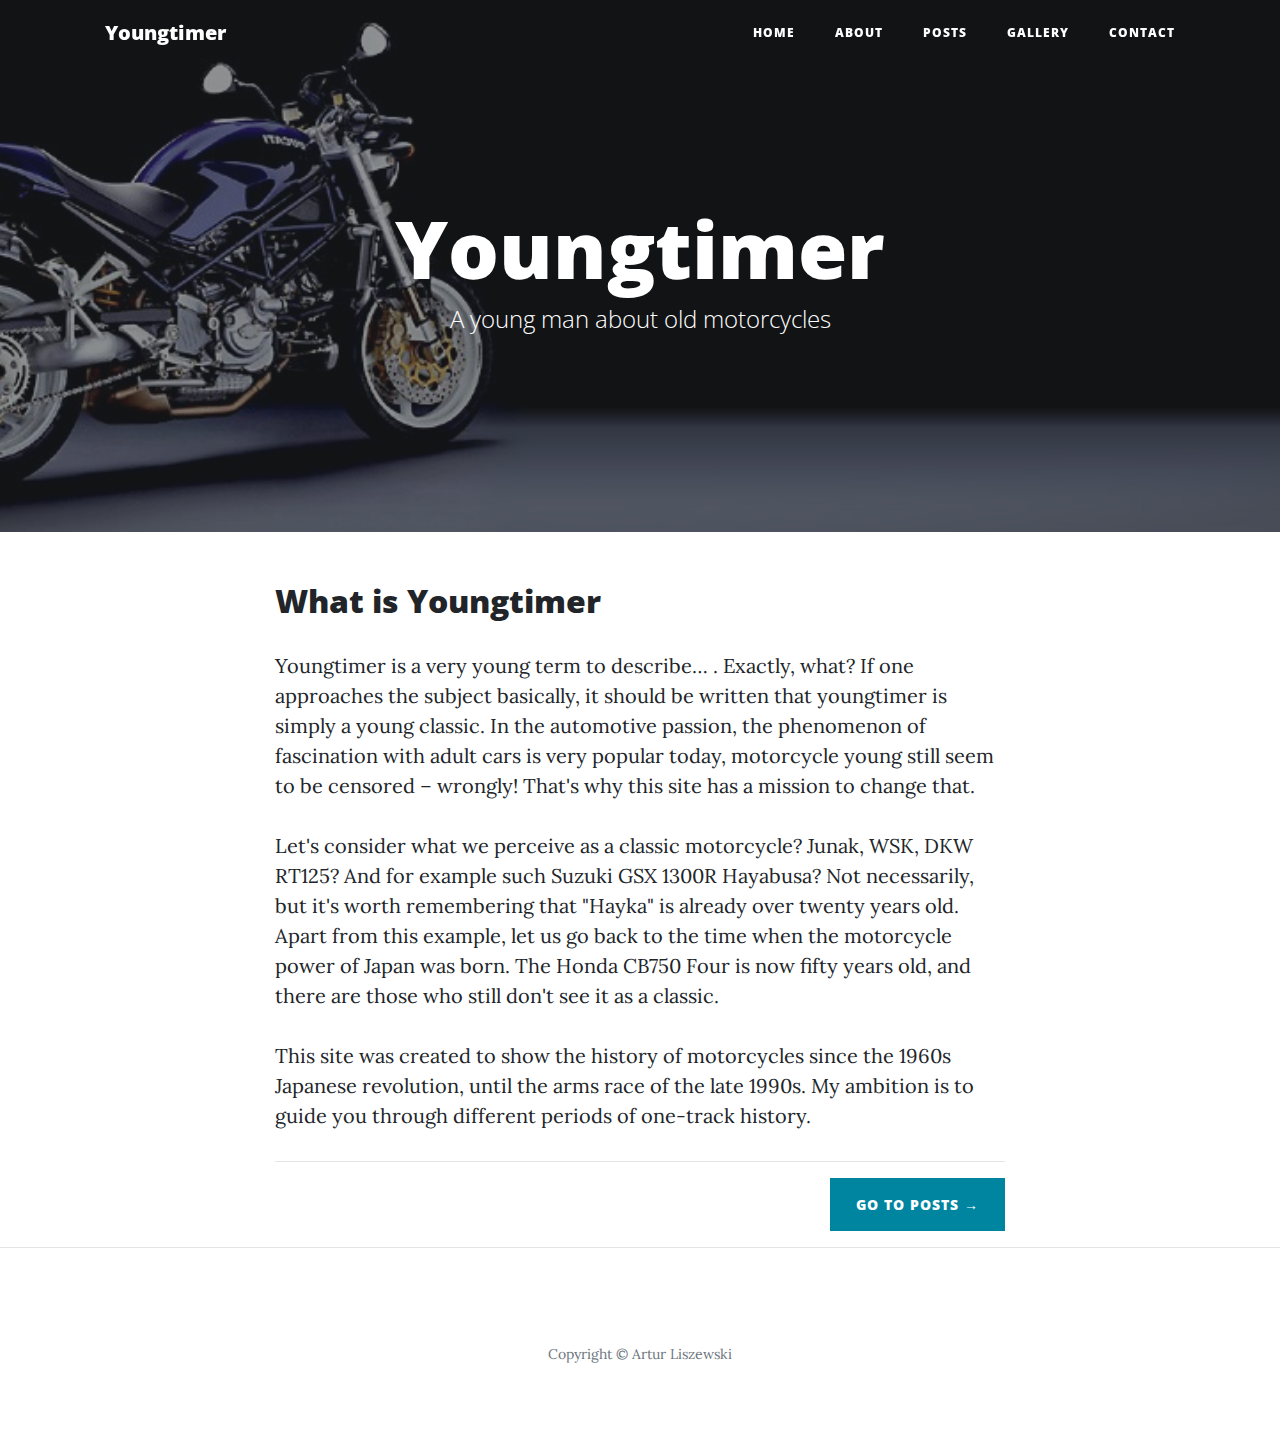
<file: index.html>
<!DOCTYPE html>
<html lang="en">

<head>

  <meta charset="utf-8">
  <meta name="viewport" content="width=device-width, initial-scale=1, shrink-to-fit=no">
  <meta name="description" content="">
  <meta name="author" content="">

  <title>Youngtimer</title>

  <!-- Bootstrap core CSS -->
  <link href="vendor/bootstrap/css/bootstrap.min.css" rel="stylesheet">

  <!-- Custom fonts for this template -->
  <link href="vendor/fontawesome-free/css/all.min.css" rel="stylesheet" type="text/css">
  <link href='https://fonts.googleapis.com/css?family=Lora:400,700,400italic,700italic' rel='stylesheet' type='text/css'>
  <link href='https://fonts.googleapis.com/css?family=Open+Sans:300italic,400italic,600italic,700italic,800italic,400,300,600,700,800' rel='stylesheet' type='text/css'>

  <!-- Custom styles for this template -->
  <link href="css/clean-blog.min.css" rel="stylesheet">

</head>

<body>

  <!-- Navigation -->
  <nav class="navbar navbar-expand-lg navbar-light fixed-top" id="mainNav">
    <div class="container">
        <a class="navbar-brand" href="index.html">Youngtimer</a>
      <button class="navbar-toggler navbar-toggler-right" type="button" data-toggle="collapse" data-target="#navbarResponsive" aria-controls="navbarResponsive" aria-expanded="false" aria-label="Toggle navigation">
        Menu
        <i class="fas fa-bars"></i>
      </button>
      <div class="collapse navbar-collapse" id="navbarResponsive">
        <ul class="navbar-nav ml-auto">
          <li class="nav-item">
            <a class="nav-link" href="index.html">Home</a>
          </li>
          <li class="nav-item">
            <a class="nav-link" href="about.html">About</a>
          </li>
          <li class="nav-item">
            <a class="nav-link" href="posts.html">Posts</a>
          </li>
            <li class="nav-item">
            <a class="nav-link" href="gallery.html">Gallery</a>
          </li>
          <li class="nav-item">
            <a class="nav-link" href="contact.html">Contact</a>
          </li>
        </ul>
      </div>
    </div>
  </nav>

  <!-- Page Header -->
  <header class="masthead" style="background-image: url('img/headers/header_temp.jpg')">
    <div class="overlay"></div>
    <div class="container">
      <div class="row">
        <div class="col-lg-8 col-md-10 mx-auto">
          <div class="site-heading">
            <h1>Youngtimer</h1>
            <span class="subheading">A young man about old motorcycles</span>
          </div>
        </div>
      </div>
    </div>
  </header>

  <!-- Main Content -->
  <div class="container">
    <div class="row">
      <div class="col-lg-8 col-md-10 mx-auto">
        <div class="post-preview">
            <h2 class="post-title">
              What is Youngtimer
            </h2>
            <p class="post-subtitle">
              Youngtimer is a very young term to describe… . Exactly, what? If one approaches the subject basically, it should be written that youngtimer is simply a young classic. In the automotive passion, the phenomenon of fascination with adult cars is very popular today, motorcycle young still seem to be censored – wrongly! That's why this site has a mission to change that.<br><br>

                Let's consider what we perceive as a classic motorcycle? Junak, WSK, DKW RT125? And for example such Suzuki GSX 1300R Hayabusa? Not necessarily, but it's worth remembering that "Hayka" is already over twenty years old. Apart from this example, let us go back to the time when the motorcycle power of Japan was born. The Honda CB750 Four is now fifty years old, and there are those who still don't see it as a classic.<br><br>

                This site was created to show the history of motorcycles since the 1960s Japanese revolution, until the arms race of the late 1990s. My ambition is to guide you through different periods of one-track history.
            </p>
        </div>
        <hr>
        <!-- Pager -->
        <div class="clearfix">
          <a class="btn btn-primary float-right" href="posts.html">Go to Posts &rarr;</a>
        </div>
      </div>
    </div>
  </div>

  <hr>

  <!-- Footer -->
  <footer>
    <div class="container">
      <div class="row">
        <div class="col-lg-8 col-md-10 mx-auto">
          <p class="copyright text-muted">Copyright &copy; Artur Liszewski</p>
        </div>
      </div>
    </div>
  </footer>

  <!-- Bootstrap core JavaScript -->
  <script src="vendor/jquery/jquery.min.js"></script>
  <script src="vendor/bootstrap/js/bootstrap.bundle.min.js"></script>

  <!-- Custom scripts for this template -->
  <script src="js/clean-blog.min.js"></script>

</body>

</html>
</file>
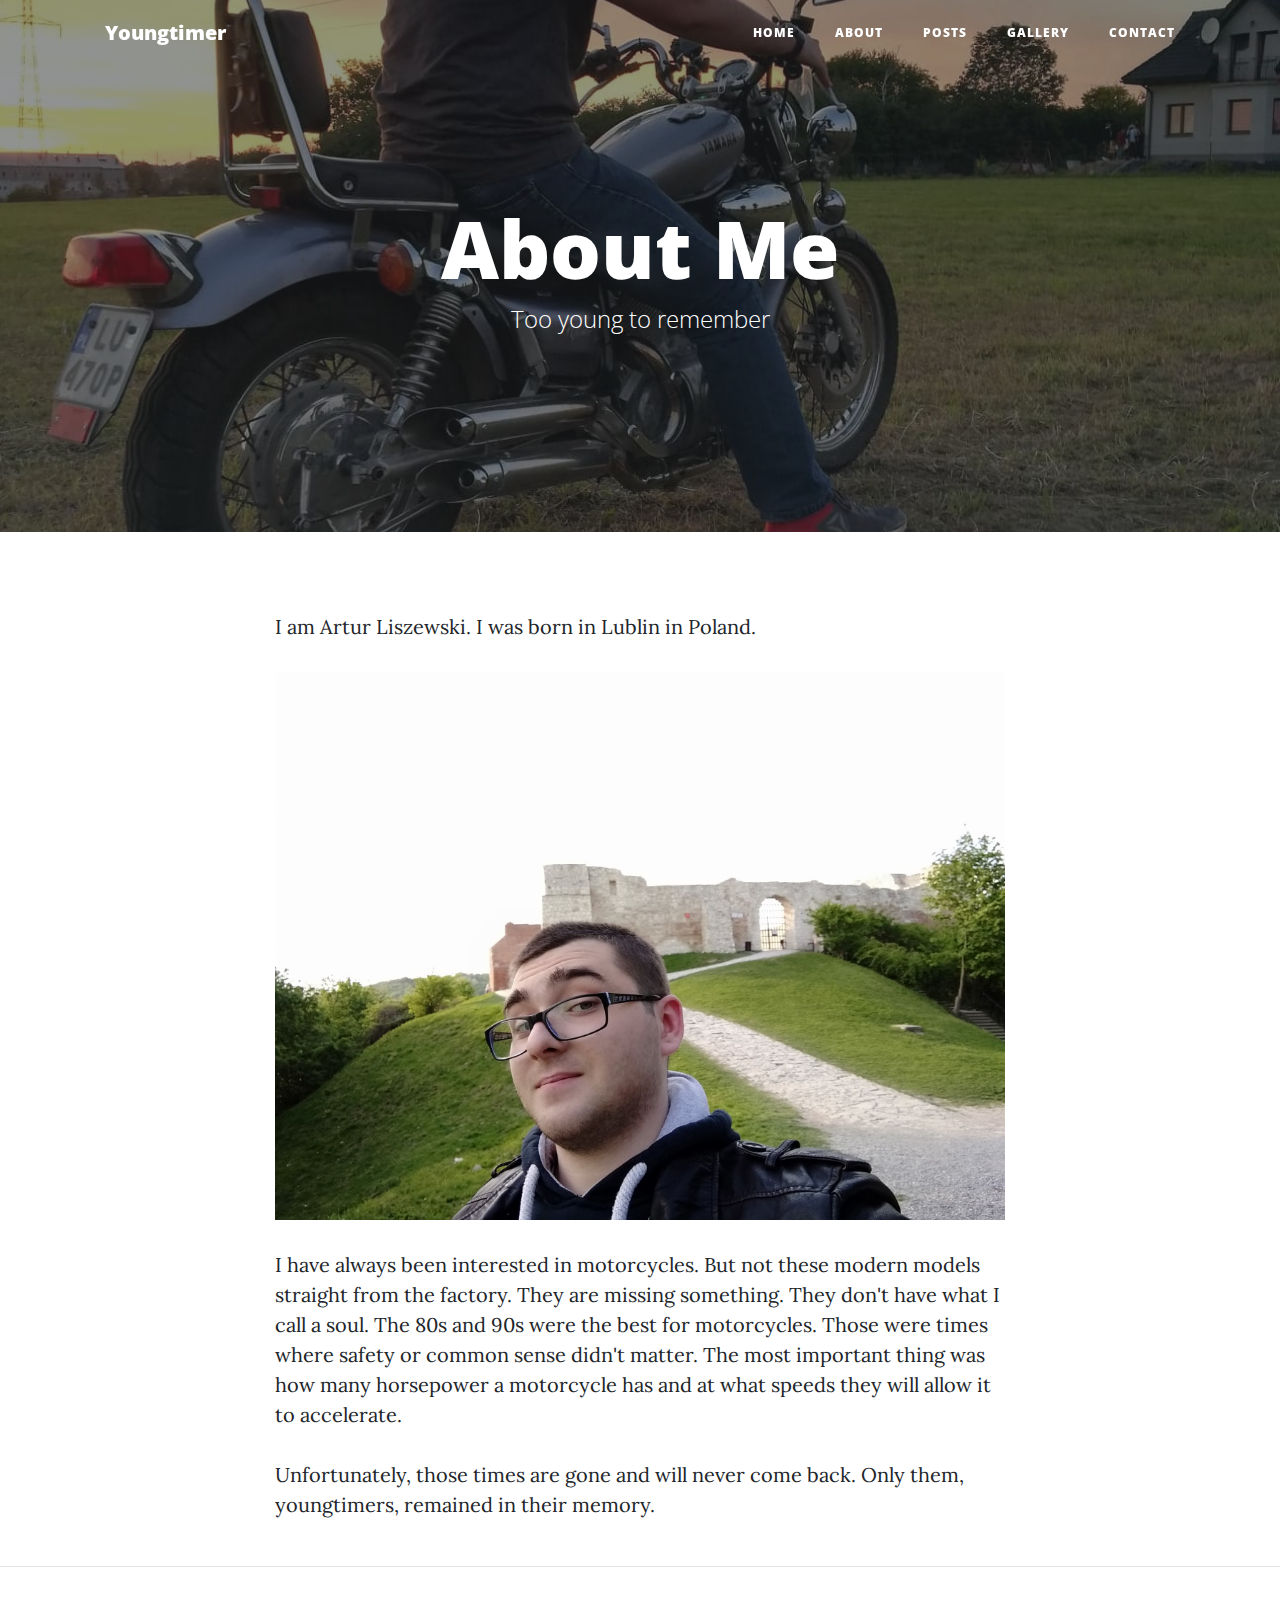
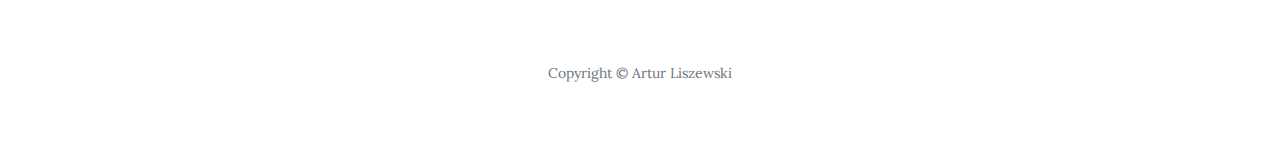
<file: about.html>
<!DOCTYPE html>
<html lang="en">

<head>

  <meta charset="utf-8">
  <meta name="viewport" content="width=device-width, initial-scale=1, shrink-to-fit=no">
  <meta name="description" content="">
  <meta name="author" content="">

  <title>Youngtimer</title>

  <!-- Bootstrap core CSS -->
  <link href="vendor/bootstrap/css/bootstrap.min.css" rel="stylesheet">

  <!-- Custom fonts for this template -->
  <link href="vendor/fontawesome-free/css/all.min.css" rel="stylesheet" type="text/css">
  <link href='https://fonts.googleapis.com/css?family=Lora:400,700,400italic,700italic' rel='stylesheet' type='text/css'>
  <link href='https://fonts.googleapis.com/css?family=Open+Sans:300italic,400italic,600italic,700italic,800italic,400,300,600,700,800' rel='stylesheet' type='text/css'>

  <!-- Custom styles for this template -->
  <link href="css/clean-blog.min.css" rel="stylesheet">

</head>

<body>

  <!-- Navigation -->
  <nav class="navbar navbar-expand-lg navbar-light fixed-top" id="mainNav">
    <div class="container">
        <a class="navbar-brand" href="index.html">Youngtimer</a>
      <button class="navbar-toggler navbar-toggler-right" type="button" data-toggle="collapse" data-target="#navbarResponsive" aria-controls="navbarResponsive" aria-expanded="false" aria-label="Toggle navigation">
        Menu
        <i class="fas fa-bars"></i>
      </button>
      <div class="collapse navbar-collapse" id="navbarResponsive">
        <ul class="navbar-nav ml-auto">
          <li class="nav-item">
            <a class="nav-link" href="index.html">Home</a>
          </li>
          <li class="nav-item">
            <a class="nav-link" href="about.html">About</a>
          </li>
          <li class="nav-item">
            <a class="nav-link" href="posts.html">Posts</a>
          </li>
            <li class="nav-item">
            <a class="nav-link" href="gallery.html">Gallery</a>
          </li>
          <li class="nav-item">
            <a class="nav-link" href="contact.html">Contact</a>
          </li>
        </ul>
      </div>
    </div>
  </nav>

  <!-- Page Header -->
  <header class="masthead" style="background-image: url('img/about/motorcycle.jpg')">
    <div class="overlay"></div>
    <div class="container">
      <div class="row">
        <div class="col-lg-8 col-md-10 mx-auto">
          <div class="page-heading">
            <h1>About Me</h1>
            <span class="subheading">Too young to remember</span>
          </div>
        </div>
      </div>
    </div>
  </header>

  <!-- Main Content -->
  <div class="container">
    <div class="row">
      <div class="col-lg-8 col-md-10 mx-auto">
        <p>I am Artur Liszewski. I was born in Lublin in Poland.</p>
          <img class="img-fluid" src="img/about/all.jpg" alt="">
        <p>I have always been interested in motorcycles. But not these modern models straight from the factory. They are missing something. They don't have what I call a soul. The 80s and 90s were the best for motorcycles. Those were times where safety or common sense didn't matter. The most important thing was how many horsepower a motorcycle has and at what speeds they will allow it to accelerate.</p>
        <p>Unfortunately, those times are gone and will never come back. Only them, youngtimers, remained in their memory.</p>
      </div>
    </div>
  </div>

  <hr>

  <!-- Footer -->
  <footer>
    <div class="container">
      <div class="row">
        <div class="col-lg-8 col-md-10 mx-auto">
          <p class="copyright text-muted">Copyright &copy; Artur Liszewski</p>
        </div>
      </div>
    </div>
  </footer>

  <!-- Bootstrap core JavaScript -->
  <script src="vendor/jquery/jquery.min.js"></script>
  <script src="vendor/bootstrap/js/bootstrap.bundle.min.js"></script>

  <!-- Custom scripts for this template -->
  <script src="js/clean-blog.min.js"></script>

</body>

</html>
</file>
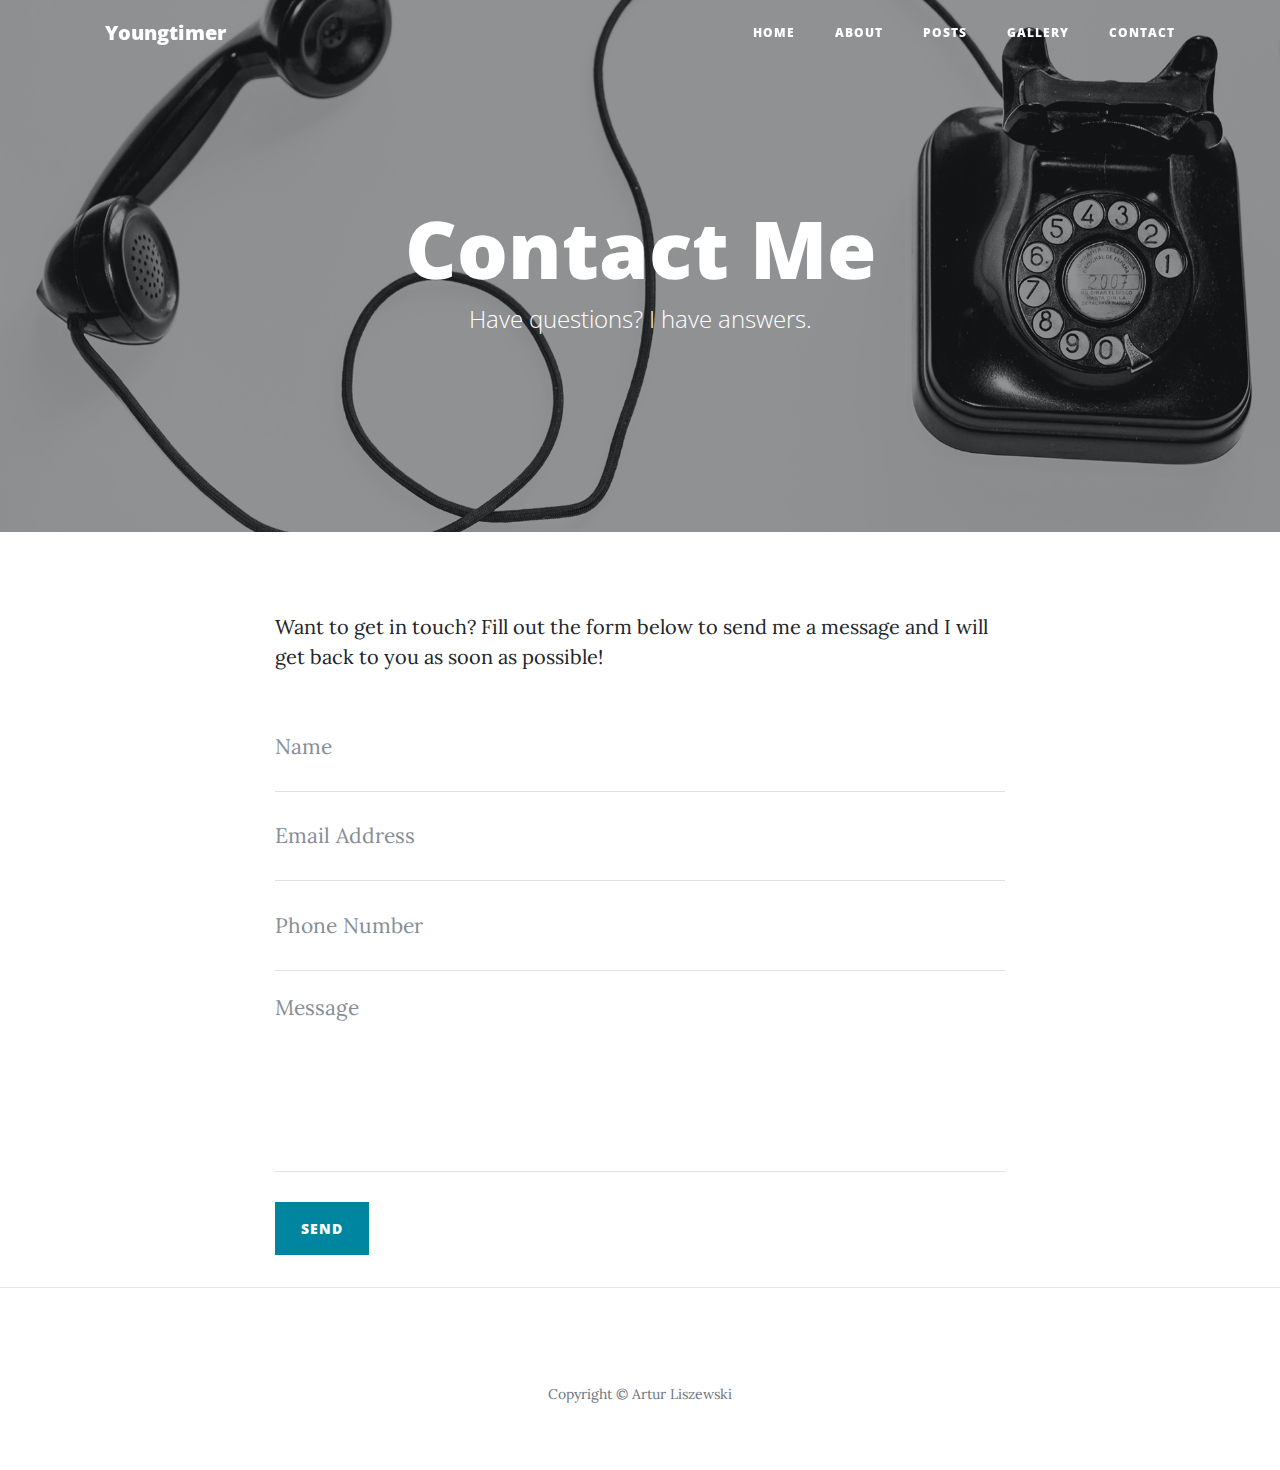
<file: contact.html>
<!DOCTYPE html>
<html lang="en">

<head>

  <meta charset="utf-8">
  <meta name="viewport" content="width=device-width, initial-scale=1, shrink-to-fit=no">
  <meta name="description" content="">
  <meta name="author" content="">

  <title>Youngtimer</title>

  <!-- Bootstrap core CSS -->
  <link href="vendor/bootstrap/css/bootstrap.min.css" rel="stylesheet">

  <!-- Custom fonts for this template -->
  <link href="vendor/fontawesome-free/css/all.min.css" rel="stylesheet" type="text/css">
  <link href='https://fonts.googleapis.com/css?family=Lora:400,700,400italic,700italic' rel='stylesheet' type='text/css'>
  <link href='https://fonts.googleapis.com/css?family=Open+Sans:300italic,400italic,600italic,700italic,800italic,400,300,600,700,800' rel='stylesheet' type='text/css'>

  <!-- Custom styles for this template -->
  <link href="css/clean-blog.min.css" rel="stylesheet">

</head>

<body>

  <!-- Navigation -->
  <nav class="navbar navbar-expand-lg navbar-light fixed-top" id="mainNav">
    <div class="container">
      <a class="navbar-brand" href="index.html">Youngtimer</a>
      <button class="navbar-toggler navbar-toggler-right" type="button" data-toggle="collapse" data-target="#navbarResponsive" aria-controls="navbarResponsive" aria-expanded="false" aria-label="Toggle navigation">
        Menu
        <i class="fas fa-bars"></i>
      </button>
      <div class="collapse navbar-collapse" id="navbarResponsive">
        <ul class="navbar-nav ml-auto">
          <li class="nav-item">
            <a class="nav-link" href="index.html">Home</a>
          </li>
          <li class="nav-item">
            <a class="nav-link" href="about.html">About</a>
          </li>
          <li class="nav-item">
            <a class="nav-link" href="posts.html">Posts</a>
          </li>
            <li class="nav-item">
            <a class="nav-link" href="gallery.html">Gallery</a>
          </li>
          <li class="nav-item">
            <a class="nav-link" href="contact.html">Contact</a>
          </li>
        </ul>
      </div>
    </div>
  </nav>

  <!-- Page Header -->
  <header class="masthead" style="background-image: url('img/contact-bg.jpg')">
    <div class="overlay"></div>
    <div class="container">
      <div class="row">
        <div class="col-lg-8 col-md-10 mx-auto">
          <div class="page-heading">
            <h1>Contact Me</h1>
            <span class="subheading">Have questions? I have answers.</span>
          </div>
        </div>
      </div>
    </div>
  </header>

  <!-- Main Content -->
  <div class="container">
    <div class="row">
      <div class="col-lg-8 col-md-10 mx-auto">
        <p>Want to get in touch? Fill out the form below to send me a message and I will get back to you as soon as possible!</p>
        <!-- Działa tylko na serwerze bo jest PHP. Nie działa lokalnie -->
        <form name="sentMessage" id="contactForm" novalidate>
          <div class="control-group">
            <div class="form-group floating-label-form-group controls">
              <label>Name</label>
              <input type="text" class="form-control" placeholder="Name" id="name" required data-validation-required-message="Please enter your name.">
              <p class="help-block text-danger"></p>
            </div>
          </div>
          <div class="control-group">
            <div class="form-group floating-label-form-group controls">
              <label>Email Address</label>
              <input type="email" class="form-control" placeholder="Email Address" id="email" required data-validation-required-message="Please enter your email address.">
              <p class="help-block text-danger"></p>
            </div>
          </div>
          <div class="control-group">
            <div class="form-group col-xs-12 floating-label-form-group controls">
              <label>Phone Number</label>
              <input type="tel" class="form-control" placeholder="Phone Number" id="phone" required data-validation-required-message="Please enter your phone number.">
              <p class="help-block text-danger"></p>
            </div>
          </div>
          <div class="control-group">
            <div class="form-group floating-label-form-group controls">
              <label>Message</label>
              <textarea rows="5" class="form-control" placeholder="Message" id="message" required data-validation-required-message="Please enter a message."></textarea>
              <p class="help-block text-danger"></p>
            </div>
          </div>
          <br>
          <div id="success"></div>
          <div class="form-group">
            <button type="submit" class="btn btn-primary" id="sendMessageButton">Send</button>
          </div>
        </form>
      </div>
    </div>
  </div>

  <hr>

  <!-- Footer -->
  <footer>
    <div class="container">
      <div class="row">
        <div class="col-lg-8 col-md-10 mx-auto">
          <p class="copyright text-muted">Copyright &copy; Artur Liszewski</p>
        </div>
      </div>
    </div>
  </footer>

  <!-- Bootstrap core JavaScript -->
  <script src="vendor/jquery/jquery.min.js"></script>
  <script src="vendor/bootstrap/js/bootstrap.bundle.min.js"></script>

  <!-- Contact Form JavaScript -->
  <script src="js/jqBootstrapValidation.js"></script>
  <script src="js/contact_me.js"></script>

  <!-- Custom scripts for this template -->
  <script src="js/clean-blog.min.js"></script>

</body>

</html>
</file>
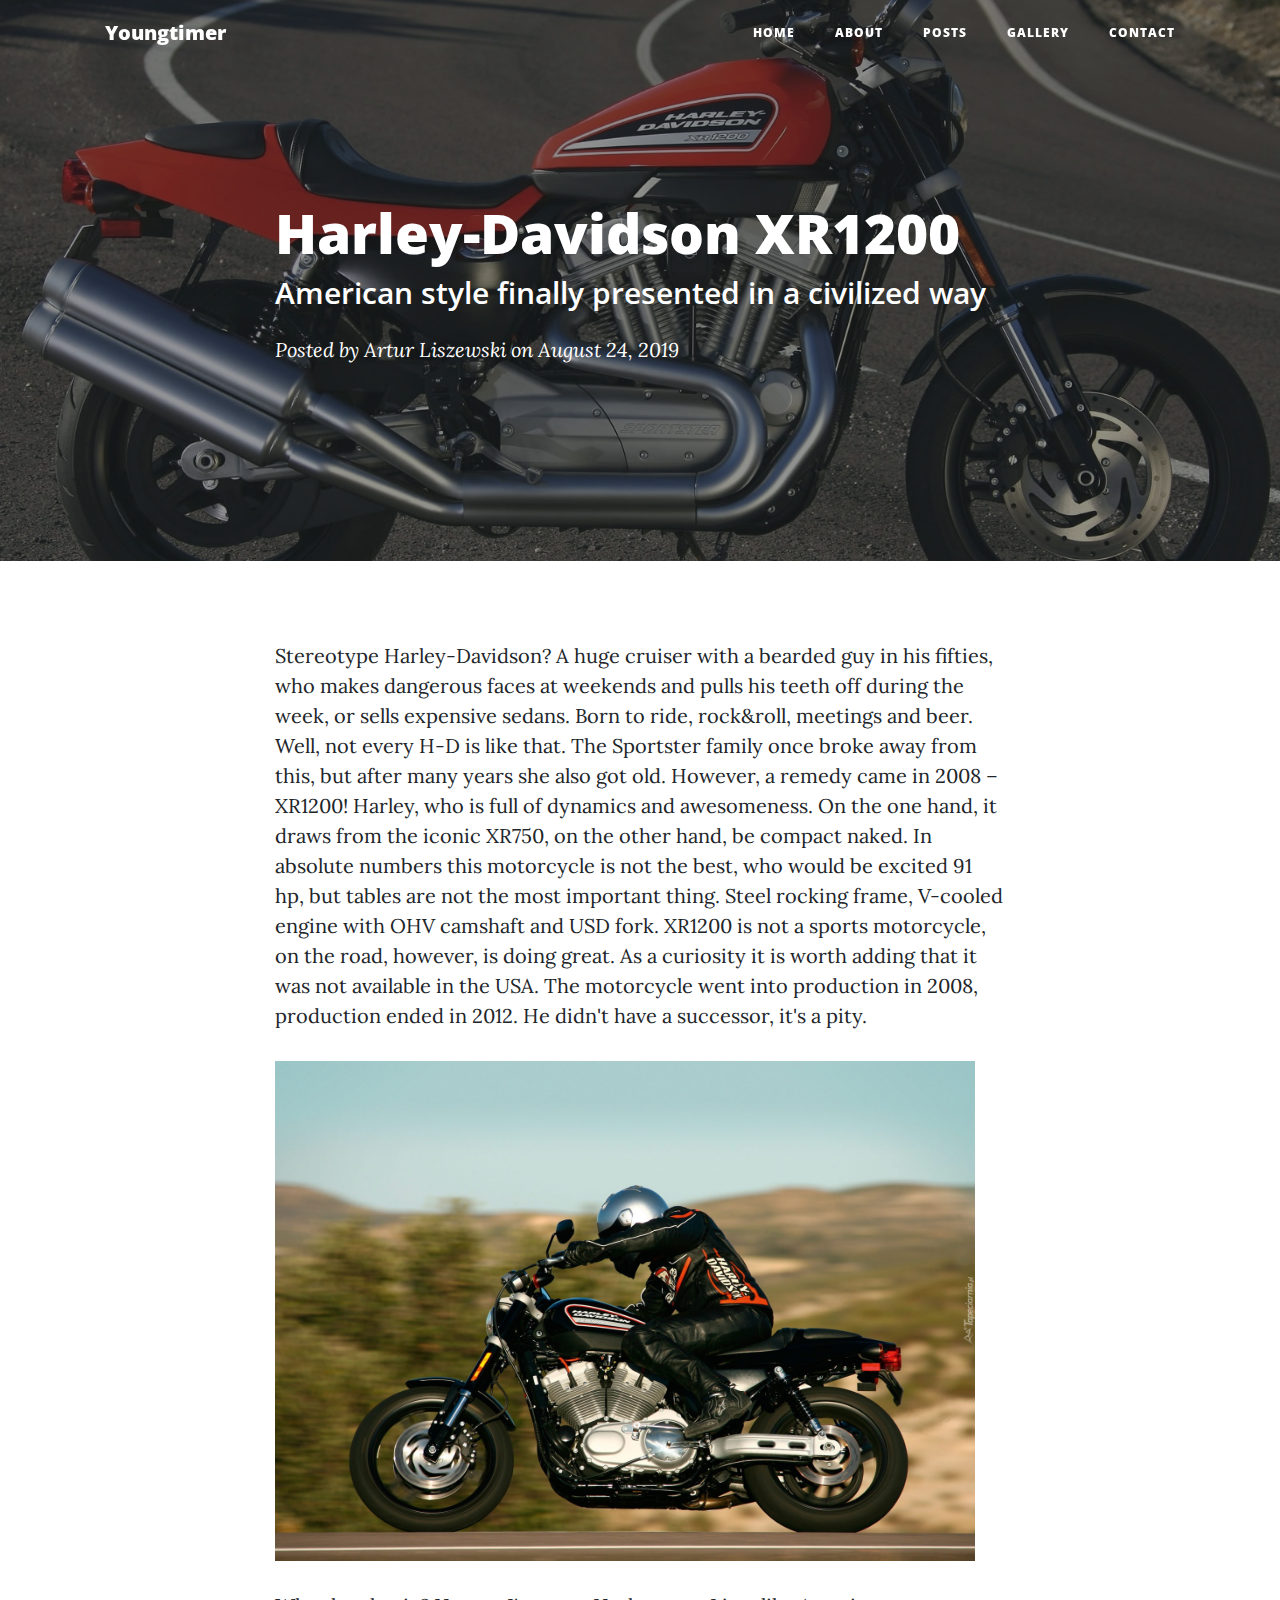
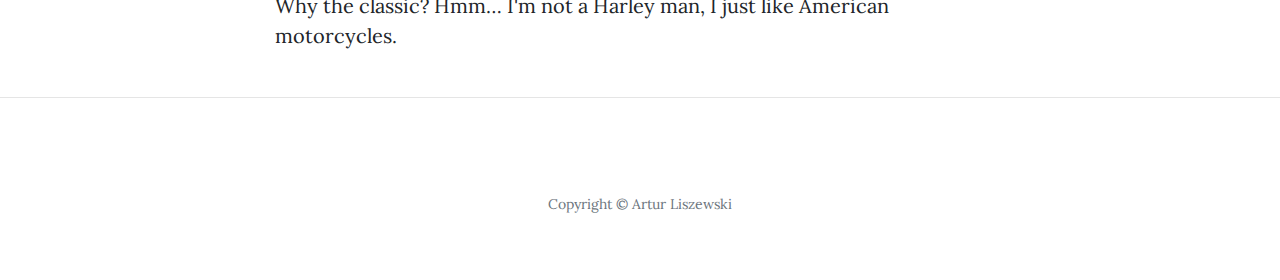
<file: harley.html>
<!DOCTYPE html>
<html lang="en">

<head>

  <meta charset="utf-8">
  <meta name="viewport" content="width=device-width, initial-scale=1, shrink-to-fit=no">
  <meta name="description" content="">
  <meta name="author" content="">

  <title>Youngtimer</title>

  <!-- Bootstrap core CSS -->
  <link href="vendor/bootstrap/css/bootstrap.min.css" rel="stylesheet">

  <!-- Custom fonts for this template -->
  <link href="vendor/fontawesome-free/css/all.min.css" rel="stylesheet" type="text/css">
  <link href='https://fonts.googleapis.com/css?family=Lora:400,700,400italic,700italic' rel='stylesheet' type='text/css'>
  <link href='https://fonts.googleapis.com/css?family=Open+Sans:300italic,400italic,600italic,700italic,800italic,400,300,600,700,800' rel='stylesheet' type='text/css'>

  <!-- Custom styles for this template -->
  <link href="css/clean-blog.min.css" rel="stylesheet">
    
    <!-- Biblioteka jQuery -->
    <script src="https://ajax.googleapis.com/ajax/libs/jquery/3.4.1/jquery.min.js"></script>
    <link href="css/slide.css" rel="stylesheet" type="text/css">
    <script src="js/slide.js"></script>

</head>

<body>

  <!-- Navigation -->
  <nav class="navbar navbar-expand-lg navbar-light fixed-top" id="mainNav">
    <div class="container">
      <a class="navbar-brand" href="index.html">Youngtimer</a>
      <button class="navbar-toggler navbar-toggler-right" type="button" data-toggle="collapse" data-target="#navbarResponsive" aria-controls="navbarResponsive" aria-expanded="false" aria-label="Toggle navigation">
        Menu
        <i class="fas fa-bars"></i>
      </button>
      <div class="collapse navbar-collapse" id="navbarResponsive">
        <ul class="navbar-nav ml-auto">
          <li class="nav-item">
            <a class="nav-link" href="index.html">Home</a>
          </li>
          <li class="nav-item">
            <a class="nav-link" href="about.html">About</a>
          </li>
          <li class="nav-item">
            <a class="nav-link" href="posts.html">Posts</a>
          </li>
            <li class="nav-item">
            <a class="nav-link" href="gallery.html">Gallery</a>
          </li>
          <li class="nav-item">
            <a class="nav-link" href="contact.html">Contact</a>
          </li>
        </ul>
      </div>
    </div>
  </nav>

  <!-- Page Header -->
  <header class="masthead" style="background-image: url('img/harley/HD2.jpg')">
    <div class="overlay"></div>
    <div class="container">
      <div class="row">
        <div class="col-lg-8 col-md-10 mx-auto">
          <div class="post-heading">
            <h1>Harley-Davidson XR1200</h1>
            <h2 class="subheading">American style finally presented in a civilized way</h2>
            <span class="meta">Posted by
              <a href="about.html">Artur Liszewski</a>
              on August 24, 2019</span>
          </div>
        </div>
      </div>
    </div>
  </header>

  <!-- Post Content -->
  
    <div class="container">
      <div class="row">
        <div class="col-lg-8 col-md-10 mx-auto">
          <p>Stereotype Harley-Davidson? A huge cruiser with a bearded guy in his fifties, who makes dangerous faces at weekends and pulls his teeth off during the week, or sells expensive sedans. Born to ride, rock&roll, meetings and beer. Well, not every H-D is like that. The Sportster family once broke away from this, but after many years she also got old. However, a remedy came in 2008 – XR1200! Harley, who is full of dynamics and awesomeness. On the one hand, it draws from the iconic XR750, on the other hand, be compact naked. In absolute numbers this motorcycle is not the best, who would be excited 91 hp, but tables are not the most important thing. Steel rocking frame, V-cooled engine with OHV camshaft and USD fork. XR1200 is not a sports motorcycle, on the road, however, is doing great. As a curiosity it is worth adding that it was not available in the USA. The motorcycle went into production in 2008, production ended in 2012. He didn't have a successor, it's a pity.</p>

            <div id="slideshow">
                <img class="img-fluid" src="img/harley/HD1.jpg" alt="">
                <img class="img-fluid" src="img/harley/HD2.jpg" alt="">
                <img class="img-fluid" src="img/harley/HD3.jpg" alt="">
                <img class="img-fluid" src="img/harley/HD4.jpg" alt="">
            </div>

          <p>Why the classic? Hmm… I'm not a Harley man, I just like American motorcycles.</p>
        </div>
      </div>
    </div>
  

  <hr>

  <!-- Footer -->
  <footer>
    <div class="container">
      <div class="row">
        <div class="col-lg-8 col-md-10 mx-auto">
          <p class="copyright text-muted">Copyright &copy; Artur Liszewski</p>
        </div>
      </div>
    </div>
  </footer>

  <!-- Bootstrap core JavaScript -->
  <script src="vendor/jquery/jquery.min.js"></script>
  <script src="vendor/bootstrap/js/bootstrap.bundle.min.js"></script>

  <!-- Custom scripts for this template -->
  <script src="js/clean-blog.min.js"></script>

</body>

</html>
</file>
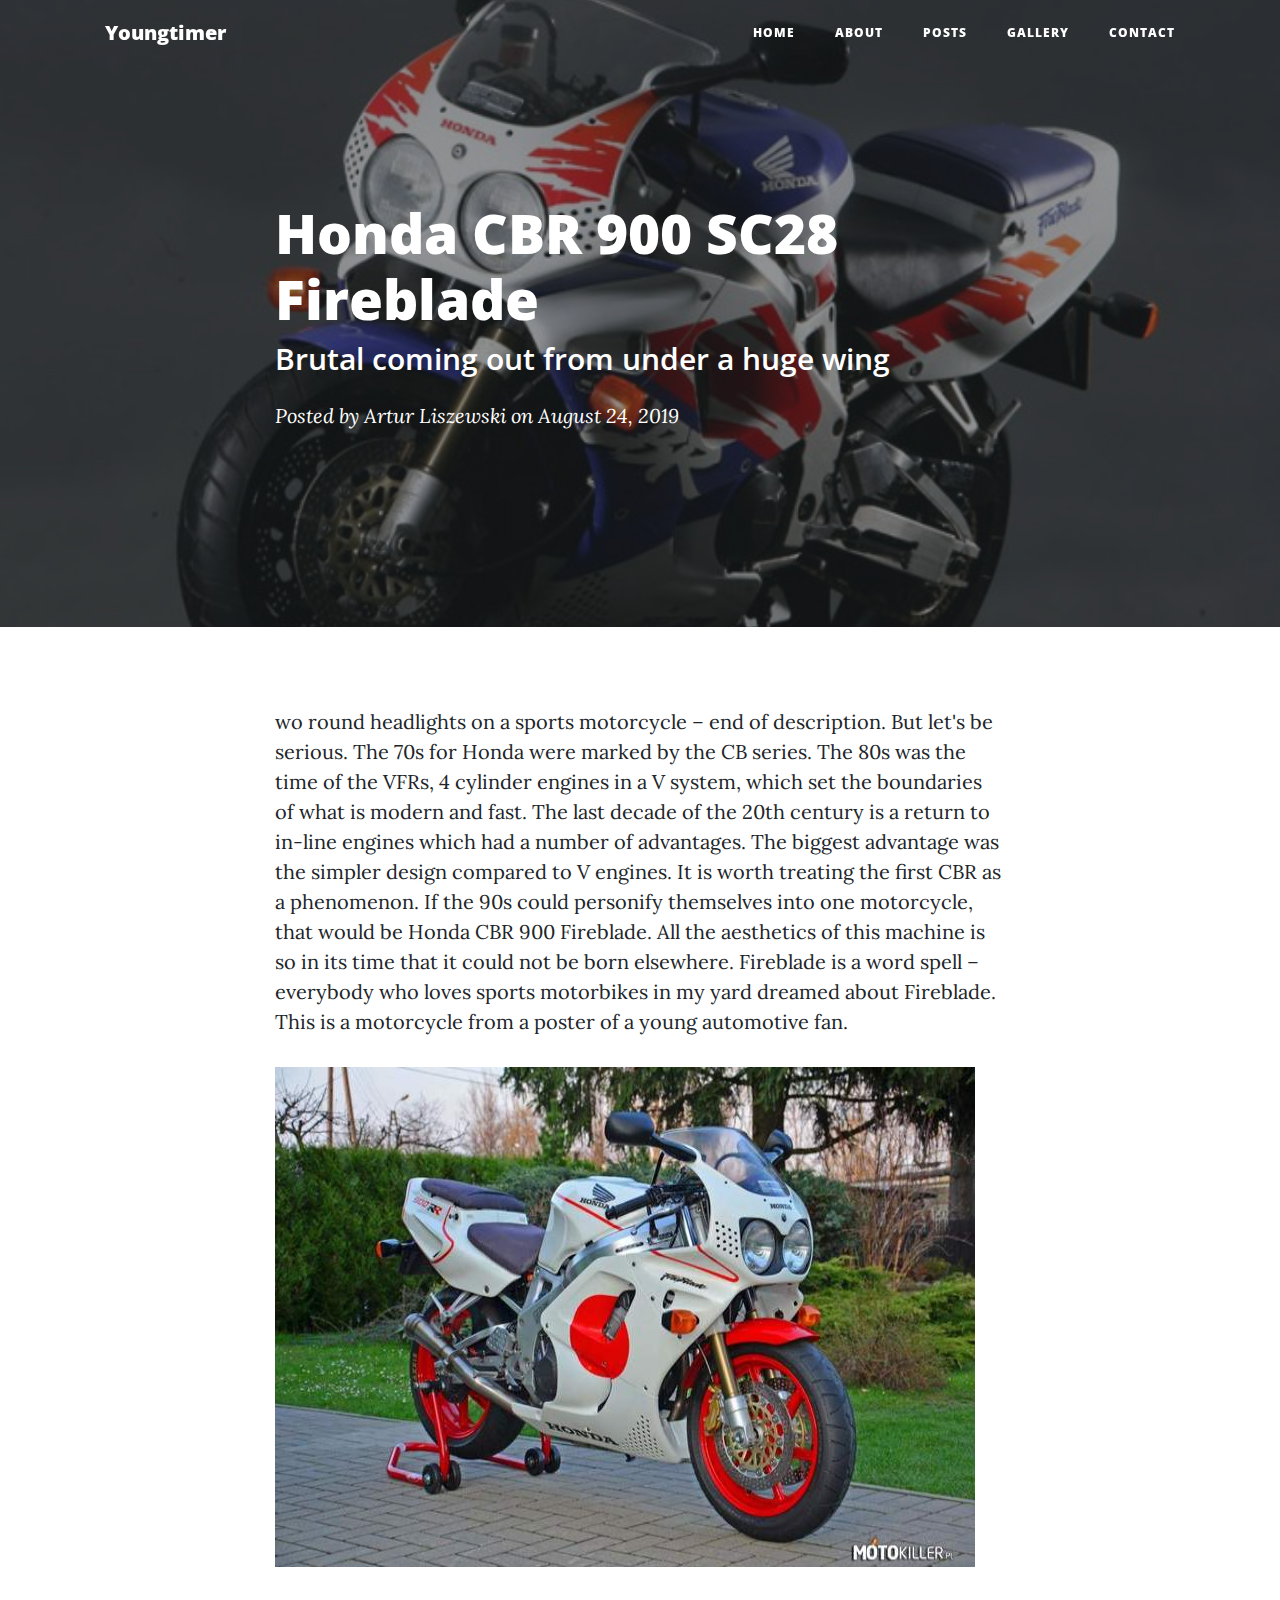
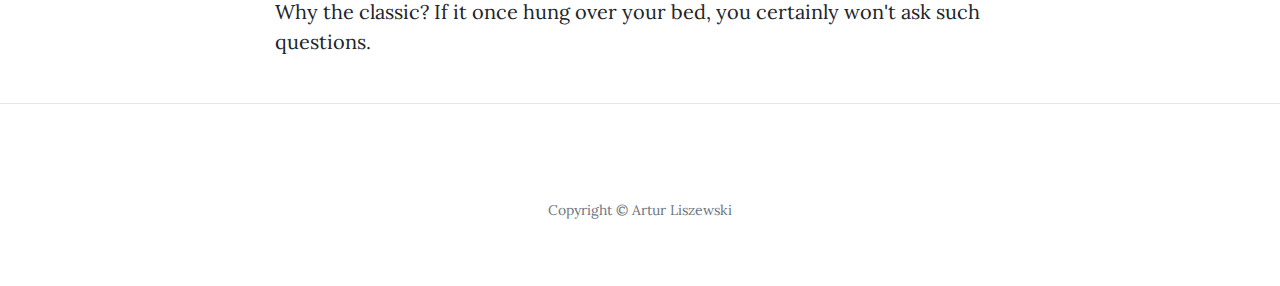
<file: honda.html>
<!DOCTYPE html>
<html lang="en">

<head>

  <meta charset="utf-8">
  <meta name="viewport" content="width=device-width, initial-scale=1, shrink-to-fit=no">
  <meta name="description" content="">
  <meta name="author" content="">

  <title>Youngtimer</title>

  <!-- Bootstrap core CSS -->
  <link href="vendor/bootstrap/css/bootstrap.min.css" rel="stylesheet">

  <!-- Custom fonts for this template -->
  <link href="vendor/fontawesome-free/css/all.min.css" rel="stylesheet" type="text/css">
  <link href='https://fonts.googleapis.com/css?family=Lora:400,700,400italic,700italic' rel='stylesheet' type='text/css'>
  <link href='https://fonts.googleapis.com/css?family=Open+Sans:300italic,400italic,600italic,700italic,800italic,400,300,600,700,800' rel='stylesheet' type='text/css'>

  <!-- Custom styles for this template -->
  <link href="css/clean-blog.min.css" rel="stylesheet">
    
    <!-- Biblioteka jQuery -->
    <script src="https://ajax.googleapis.com/ajax/libs/jquery/3.4.1/jquery.min.js"></script>
    <link href="css/slide.css" rel="stylesheet" type="text/css">
    <script src="js/slide.js"></script>

</head>

<body>

  <!-- Navigation -->
  <nav class="navbar navbar-expand-lg navbar-light fixed-top" id="mainNav">
    <div class="container">
      <a class="navbar-brand" href="index.html">Youngtimer</a>
      <button class="navbar-toggler navbar-toggler-right" type="button" data-toggle="collapse" data-target="#navbarResponsive" aria-controls="navbarResponsive" aria-expanded="false" aria-label="Toggle navigation">
        Menu
        <i class="fas fa-bars"></i>
      </button>
      <div class="collapse navbar-collapse" id="navbarResponsive">
        <ul class="navbar-nav ml-auto">
          <li class="nav-item">
            <a class="nav-link" href="index.html">Home</a>
          </li>
          <li class="nav-item">
            <a class="nav-link" href="about.html">About</a>
          </li>
          <li class="nav-item">
            <a class="nav-link" href="posts.html">Posts</a>
          </li>
            <li class="nav-item">
            <a class="nav-link" href="gallery.html">Gallery</a>
          </li>
          <li class="nav-item">
            <a class="nav-link" href="contact.html">Contact</a>
          </li>
        </ul>
      </div>
    </div>
  </nav>

  <!-- Page Header -->
  <header class="masthead" style="background-image: url('img/honda/Honda1.jpg')">
    <div class="overlay"></div>
    <div class="container">
      <div class="row">
        <div class="col-lg-8 col-md-10 mx-auto">
          <div class="post-heading">
            <h1>Honda CBR 900 SC28 Fireblade</h1>
            <h2 class="subheading">Brutal coming out from under a huge wing</h2>
            <span class="meta">Posted by
              <a href="about.html">Artur Liszewski</a>
              on August 24, 2019</span>
          </div>
        </div>
      </div>
    </div>
  </header>

  <!-- Post Content -->
    <div class="container">
      <div class="row">
        <div class="col-lg-8 col-md-10 mx-auto">
          <p>wo round headlights on a sports motorcycle – end of description. But let's be serious. The 70s for Honda were marked by the CB series. The 80s was the time of the VFRs, 4 cylinder engines in a V system, which set the boundaries of what is modern and fast. The last decade of the 20th century is a return to in-line engines which had a number of advantages. The biggest advantage was the simpler design compared to V engines. It is worth treating the first CBR as a phenomenon. If the 90s could personify themselves into one motorcycle, that would be Honda CBR 900 Fireblade. All the aesthetics of this machine is so in its time that it could not be born elsewhere. Fireblade is a word spell – everybody who loves sports motorbikes in my yard dreamed about Fireblade. This is a motorcycle from a poster of a young automotive fan.</p>

            <div id="slideshow">
                <img class="img-fluid" src="img/honda/Honda1.jpg" alt="">
                <img class="img-fluid" src="img/honda/honda2.jpg" alt="">
                <img class="img-fluid" src="img/honda/honda3.jpg" alt="">
                <img class="img-fluid" src="img/honda/honda4.jpg" alt="">
            </div>
          
          <p>Why the classic? If it once hung over your bed, you certainly won't ask such questions.</p>
        </div>
      </div>
    </div>
  <hr>

  <!-- Footer -->
  <footer>
    <div class="container">
      <div class="row">
        <div class="col-lg-8 col-md-10 mx-auto">
          <p class="copyright text-muted">Copyright &copy; Artur Liszewski</p>
        </div>
      </div>
    </div>
  </footer>

  <!-- Bootstrap core JavaScript -->
  <script src="vendor/jquery/jquery.min.js"></script>
  <script src="vendor/bootstrap/js/bootstrap.bundle.min.js"></script>

  <!-- Custom scripts for this template -->
  <script src="js/clean-blog.min.js"></script>

</body>

</html>
</file>
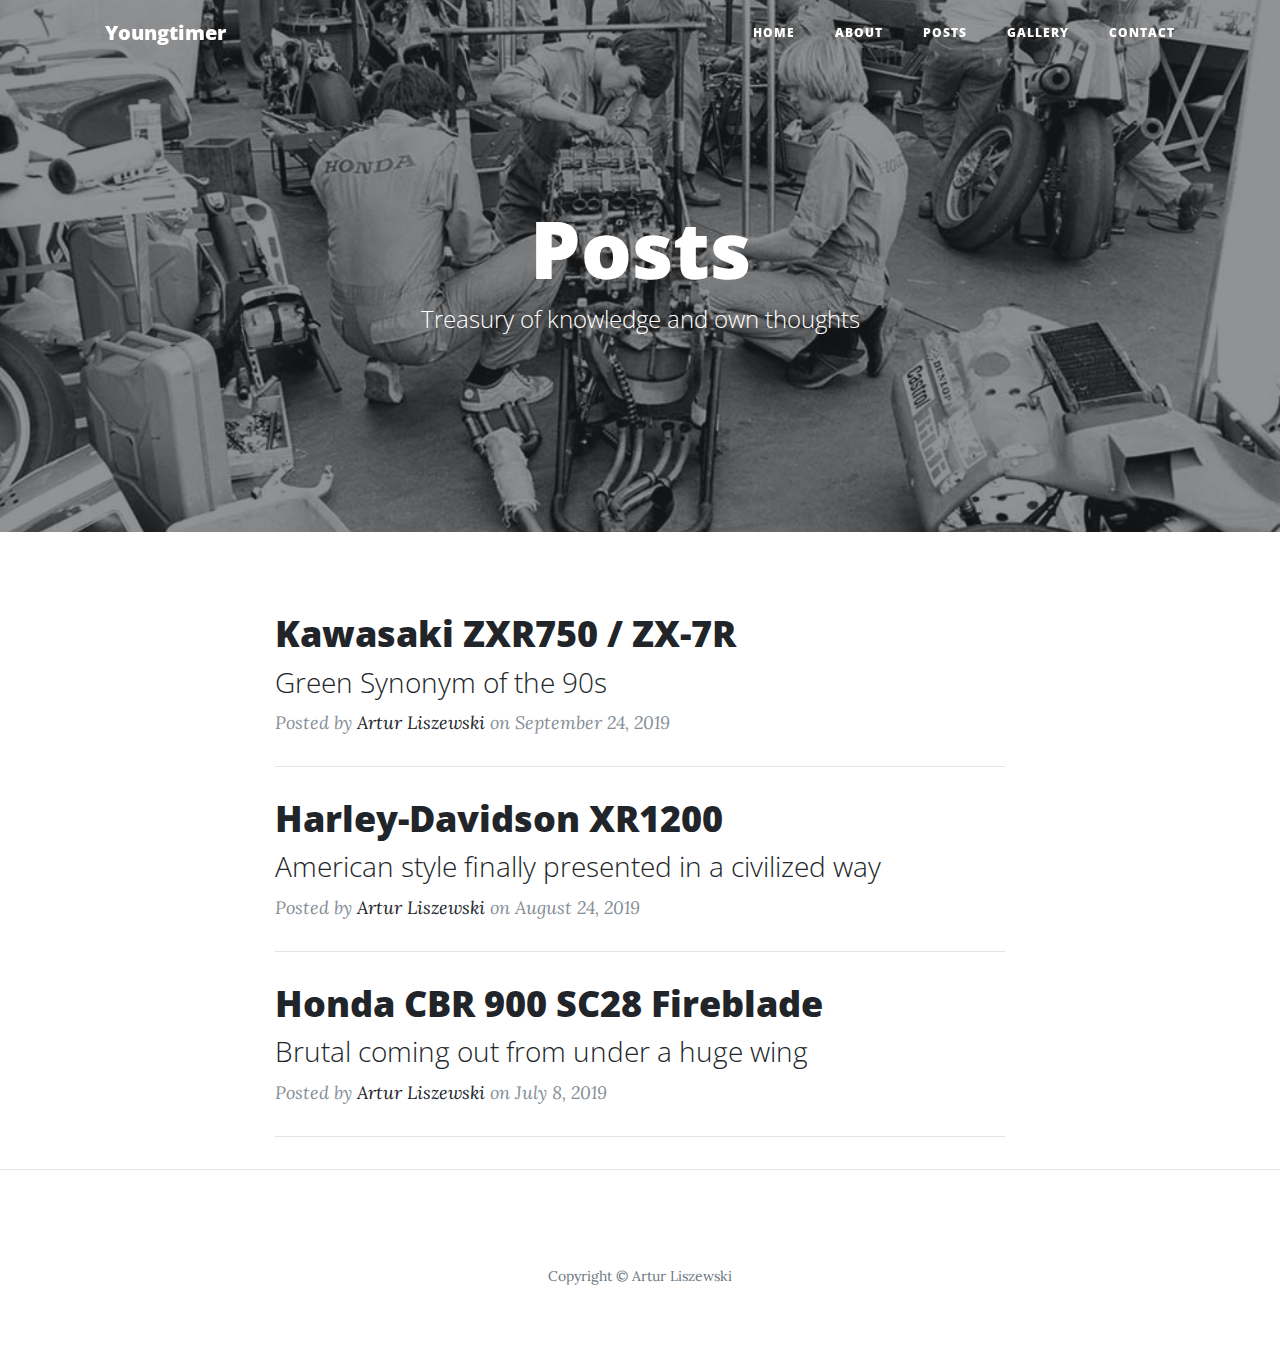
<file: posts.html>
<!DOCTYPE html>
<html lang="en">

<head>

  <meta charset="utf-8">
  <meta name="viewport" content="width=device-width, initial-scale=1, shrink-to-fit=no">
  <meta name="description" content="">
  <meta name="author" content="">

  <title>Youngtimer</title>

  <!-- Bootstrap core CSS -->
  <link href="vendor/bootstrap/css/bootstrap.min.css" rel="stylesheet">

  <!-- Custom fonts for this template -->
  <link href="vendor/fontawesome-free/css/all.min.css" rel="stylesheet" type="text/css">
  <link href='https://fonts.googleapis.com/css?family=Lora:400,700,400italic,700italic' rel='stylesheet' type='text/css'>
  <link href='https://fonts.googleapis.com/css?family=Open+Sans:300italic,400italic,600italic,700italic,800italic,400,300,600,700,800' rel='stylesheet' type='text/css'>

  <!-- Custom styles for this template -->
  <link href="css/clean-blog.min.css" rel="stylesheet">

</head>

<body>

  <!-- Navigation -->
  <nav class="navbar navbar-expand-lg navbar-light fixed-top" id="mainNav">
    <div class="container">
        <a class="navbar-brand" href="index.html">Youngtimer</a>
      <button class="navbar-toggler navbar-toggler-right" type="button" data-toggle="collapse" data-target="#navbarResponsive" aria-controls="navbarResponsive" aria-expanded="false" aria-label="Toggle navigation">
        Menu
        <i class="fas fa-bars"></i>
      </button>
      <div class="collapse navbar-collapse" id="navbarResponsive">
        <ul class="navbar-nav ml-auto">
          <li class="nav-item">
            <a class="nav-link" href="index.html">Home</a>
          </li>
          <li class="nav-item">
            <a class="nav-link" href="about.html">About</a>
          </li>
          <li class="nav-item">
            <a class="nav-link" href="posts.html">Posts</a>
          </li>
            <li class="nav-item">
            <a class="nav-link" href="gallery.html">Gallery</a>
          </li>
          <li class="nav-item">
            <a class="nav-link" href="contact.html">Contact</a>
          </li>
        </ul>
      </div>
    </div>
  </nav>

  <!-- Page Header -->
  <header class="masthead" style="background-image: url('img/headers/posts_header.jpg')">
    <div class="overlay"></div>
    <div class="container">
      <div class="row">
        <div class="col-lg-8 col-md-10 mx-auto">
          <div class="site-heading">
            <h1>Posts</h1>
            <span class="subheading">Treasury of knowledge and own thoughts</span>
          </div>
        </div>
      </div>
    </div>
  </header>

  <!-- Main Content -->
  <div class="container">
    <div class="row">
      <div class="col-lg-8 col-md-10 mx-auto">
        <div class="post-preview">
          <a href="kawasaki.html">
            <h2 class="post-title">
              Kawasaki ZXR750 / ZX-7R
            </h2>
            <h3 class="post-subtitle">
              Green Synonym of the 90s
            </h3>
          </a>
          <p class="post-meta">Posted by
            <a href="about.html">Artur Liszewski</a>
            on September 24, 2019</p>
        </div>
        <hr>
        <div class="post-preview">
          <a href="harley.html">
            <h2 class="post-title">
              Harley-Davidson XR1200
            </h2>
            <h3 class="post-subtitle">
              American style finally presented in a civilized way
            </h3>
          </a>
          <p class="post-meta">Posted by
            <a href="about.html">Artur Liszewski</a>
            on August 24, 2019</p>
        </div>
        <hr>
        <div class="post-preview">
          <a href="honda.html">
            <h2 class="post-title">
              Honda CBR 900 SC28 Fireblade
            </h2>
            <h3 class="post-subtitle">
              Brutal coming out from under a huge wing
            </h3>
          </a>
          <p class="post-meta">Posted by
            <a href="about.html">Artur Liszewski</a>
            on July 8, 2019</p>
        </div>
        <hr>
        <!-- Pager -->
      </div>
    </div>
  </div>

  <hr>

  <!-- Footer -->
  <footer>
    <div class="container">
      <div class="row">
        <div class="col-lg-8 col-md-10 mx-auto">
          <p class="copyright text-muted">Copyright &copy; Artur Liszewski</p>
        </div>
      </div>
    </div>
  </footer>

  <!-- Bootstrap core JavaScript -->
  <script src="vendor/jquery/jquery.min.js"></script>
  <script src="vendor/bootstrap/js/bootstrap.bundle.min.js"></script>

  <!-- Custom scripts for this template -->
  <script src="js/clean-blog.min.js"></script>

</body>

</html>
</file>
<file: css/slide.css>
#slideshow img{
width:700px;
height:500px;
}
#slideshow {
position:relative;
height:500px;
}
#slideshow img {
position:absolute;
top:0;
left:0;
z-index:8;
}
#slideshow img.active {
z-index:10;
}
#slideshow img.last-active {
z-index:9;
}
</file>
<file: css/clean-blog.min.css>
/*!
 * Start Bootstrap - Clean Blog v5.0.8 (https://startbootstrap.com/template-overviews/clean-blog)
 * Copyright 2013-2019 Start Bootstrap
 * Licensed under MIT (https://github.com/BlackrockDigital/startbootstrap-clean-blog/blob/master/LICENSE)
 */body{font-size:20px;color:#212529;font-family:Lora,'Times New Roman',serif}p{line-height:1.5;margin:30px 0}p a{text-decoration:underline}h1,h2,h3,h4,h5,h6{font-weight:800;font-family:'Open Sans','Helvetica Neue',Helvetica,Arial,sans-serif}a{color:#212529;transition:all .2s}a:focus,a:hover{color:#0085a1}blockquote{font-style:italic;color:#868e96}.section-heading{font-size:36px;font-weight:700;margin-top:60px}.caption{font-size:14px;font-style:italic;display:block;margin:0;padding:10px;text-align:center;border-bottom-right-radius:5px;border-bottom-left-radius:5px}::-moz-selection{color:#fff;background:#0085a1;text-shadow:none}::selection{color:#fff;background:#0085a1;text-shadow:none}img::-moz-selection{color:#fff;background:0 0}img::selection{color:#fff;background:0 0}img::-moz-selection{color:#fff;background:0 0}#mainNav{position:absolute;border-bottom:1px solid #e9ecef;background-color:#fff;font-family:'Open Sans','Helvetica Neue',Helvetica,Arial,sans-serif}#mainNav .navbar-brand{font-weight:800;color:#343a40}#mainNav .navbar-toggler{font-size:12px;font-weight:800;padding:13px;text-transform:uppercase;color:#343a40}#mainNav .navbar-nav>li.nav-item>a{font-size:12px;font-weight:800;letter-spacing:1px;text-transform:uppercase}@media only screen and (min-width:992px){#mainNav{border-bottom:1px solid transparent;background:0 0}#mainNav .navbar-brand{padding:10px 20px;color:#fff}#mainNav .navbar-brand:focus,#mainNav .navbar-brand:hover{color:rgba(255,255,255,.8)}#mainNav .navbar-nav>li.nav-item>a{padding:10px 20px;color:#fff}#mainNav .navbar-nav>li.nav-item>a:focus,#mainNav .navbar-nav>li.nav-item>a:hover{color:rgba(255,255,255,.8)}}@media only screen and (min-width:992px){#mainNav{transition:background-color .2s;transform:translate3d(0,0,0);-webkit-backface-visibility:hidden}#mainNav.is-fixed{position:fixed;top:-67px;transition:transform .2s;border-bottom:1px solid #fff;background-color:rgba(255,255,255,.9)}#mainNav.is-fixed .navbar-brand{color:#212529}#mainNav.is-fixed .navbar-brand:focus,#mainNav.is-fixed .navbar-brand:hover{color:#0085a1}#mainNav.is-fixed .navbar-nav>li.nav-item>a{color:#212529}#mainNav.is-fixed .navbar-nav>li.nav-item>a:focus,#mainNav.is-fixed .navbar-nav>li.nav-item>a:hover{color:#0085a1}#mainNav.is-visible{transform:translate3d(0,100%,0)}}header.masthead{margin-bottom:50px;background:no-repeat center center;background-color:#868e96;background-attachment:scroll;position:relative;background-size:cover}header.masthead .overlay{position:absolute;top:0;left:0;height:100%;width:100%;background-color:#212529;opacity:.5}header.masthead .page-heading,header.masthead .post-heading,header.masthead .site-heading{padding:200px 0 150px;color:#fff}@media only screen and (min-width:768px){header.masthead .page-heading,header.masthead .post-heading,header.masthead .site-heading{padding:200px 0}}header.masthead .page-heading,header.masthead .site-heading{text-align:center}header.masthead .page-heading h1,header.masthead .site-heading h1{font-size:50px;margin-top:0}header.masthead .page-heading .subheading,header.masthead .site-heading .subheading{font-size:24px;font-weight:300;line-height:1.1;display:block;margin:10px 0 0;font-family:'Open Sans','Helvetica Neue',Helvetica,Arial,sans-serif}@media only screen and (min-width:768px){header.masthead .page-heading h1,header.masthead .site-heading h1{font-size:80px}}header.masthead .post-heading h1{font-size:35px}header.masthead .post-heading .meta,header.masthead .post-heading .subheading{line-height:1.1;display:block}header.masthead .post-heading .subheading{font-size:24px;font-weight:600;margin:10px 0 30px;font-family:'Open Sans','Helvetica Neue',Helvetica,Arial,sans-serif}header.masthead .post-heading .meta{font-size:20px;font-weight:300;font-style:italic;font-family:Lora,'Times New Roman',serif}header.masthead .post-heading .meta a{color:#fff}@media only screen and (min-width:768px){header.masthead .post-heading h1{font-size:55px}header.masthead .post-heading .subheading{font-size:30px}}.post-preview>a{color:#212529}.post-preview>a:focus,.post-preview>a:hover{text-decoration:none;color:#0085a1}.post-preview>a>.post-title{font-size:30px;margin-top:30px;margin-bottom:10px}.post-preview>a>.post-subtitle{font-weight:300;margin:0 0 10px}.post-preview>.post-meta{font-size:18px;font-style:italic;margin-top:0;color:#868e96}.post-preview>.post-meta>a{text-decoration:none;color:#212529}.post-preview>.post-meta>a:focus,.post-preview>.post-meta>a:hover{text-decoration:underline;color:#0085a1}@media only screen and (min-width:768px){.post-preview>a>.post-title{font-size:36px}}.floating-label-form-group{font-size:14px;position:relative;margin-bottom:0;padding-bottom:.5em;border-bottom:1px solid #dee2e6}.floating-label-form-group input,.floating-label-form-group textarea{font-size:1.5em;position:relative;z-index:1;padding:0;resize:none;border:none;border-radius:0;background:0 0;box-shadow:none!important;font-family:Lora,'Times New Roman',serif}.floating-label-form-group input::-webkit-input-placeholder,.floating-label-form-group textarea::-webkit-input-placeholder{color:#868e96;font-family:Lora,'Times New Roman',serif}.floating-label-form-group label{font-size:.85em;line-height:1.764705882em;position:relative;z-index:0;top:2em;display:block;margin:0;transition:top .3s ease,opacity .3s ease;vertical-align:middle;vertical-align:baseline;opacity:0}.floating-label-form-group .help-block{margin:15px 0}.floating-label-form-group-with-value label{top:0;opacity:1}.floating-label-form-group-with-focus label{color:#0085a1}form .form-group:first-child .floating-label-form-group{border-top:1px solid #dee2e6}footer{padding:50px 0 65px}footer .list-inline{margin:0;padding:0}footer .copyright{font-size:14px;margin-bottom:0;text-align:center}.btn{font-size:14px;font-weight:800;padding:15px 25px;letter-spacing:1px;text-transform:uppercase;border-radius:0;font-family:'Open Sans','Helvetica Neue',Helvetica,Arial,sans-serif}.btn-primary{background-color:#0085a1;border-color:#0085a1}.btn-primary:active,.btn-primary:focus,.btn-primary:hover{color:#fff;background-color:#00657b!important;border-color:#00657b!important}.btn-lg{font-size:16px;padding:25px 35px}
</file>
